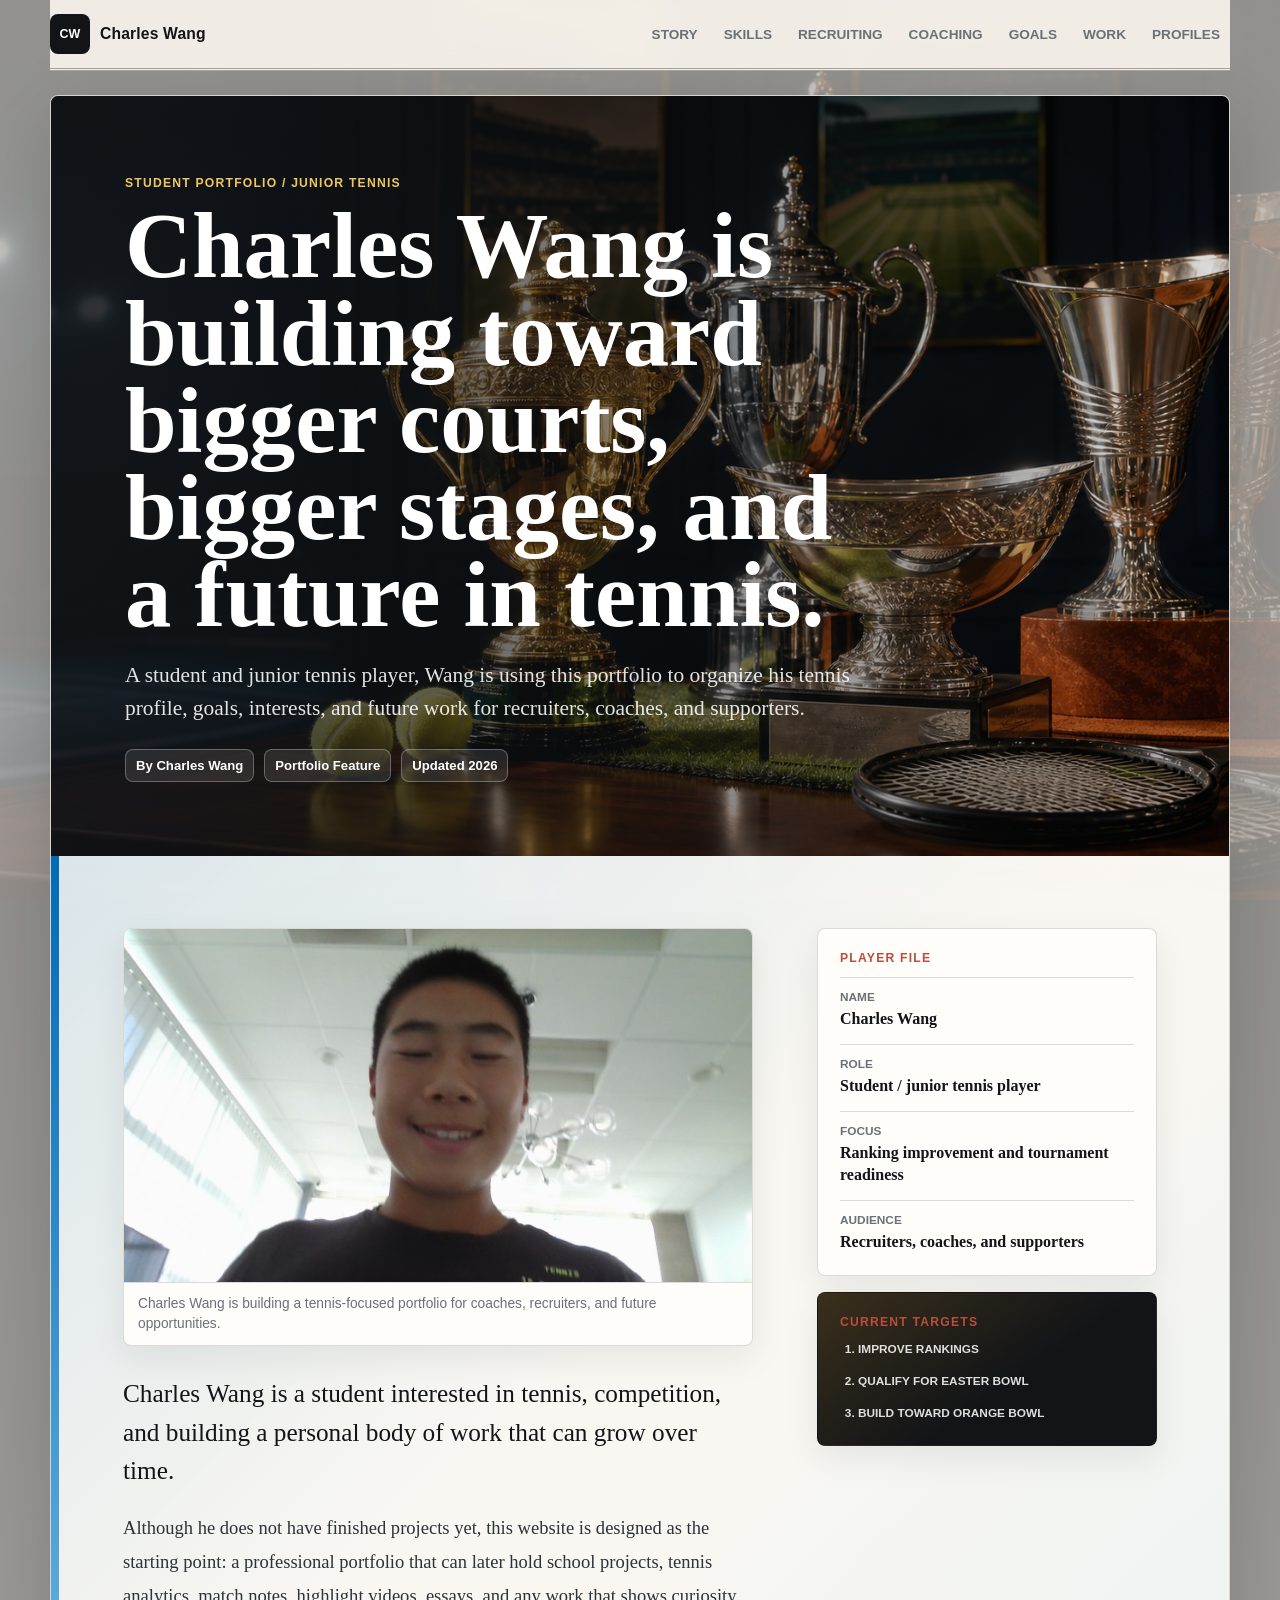
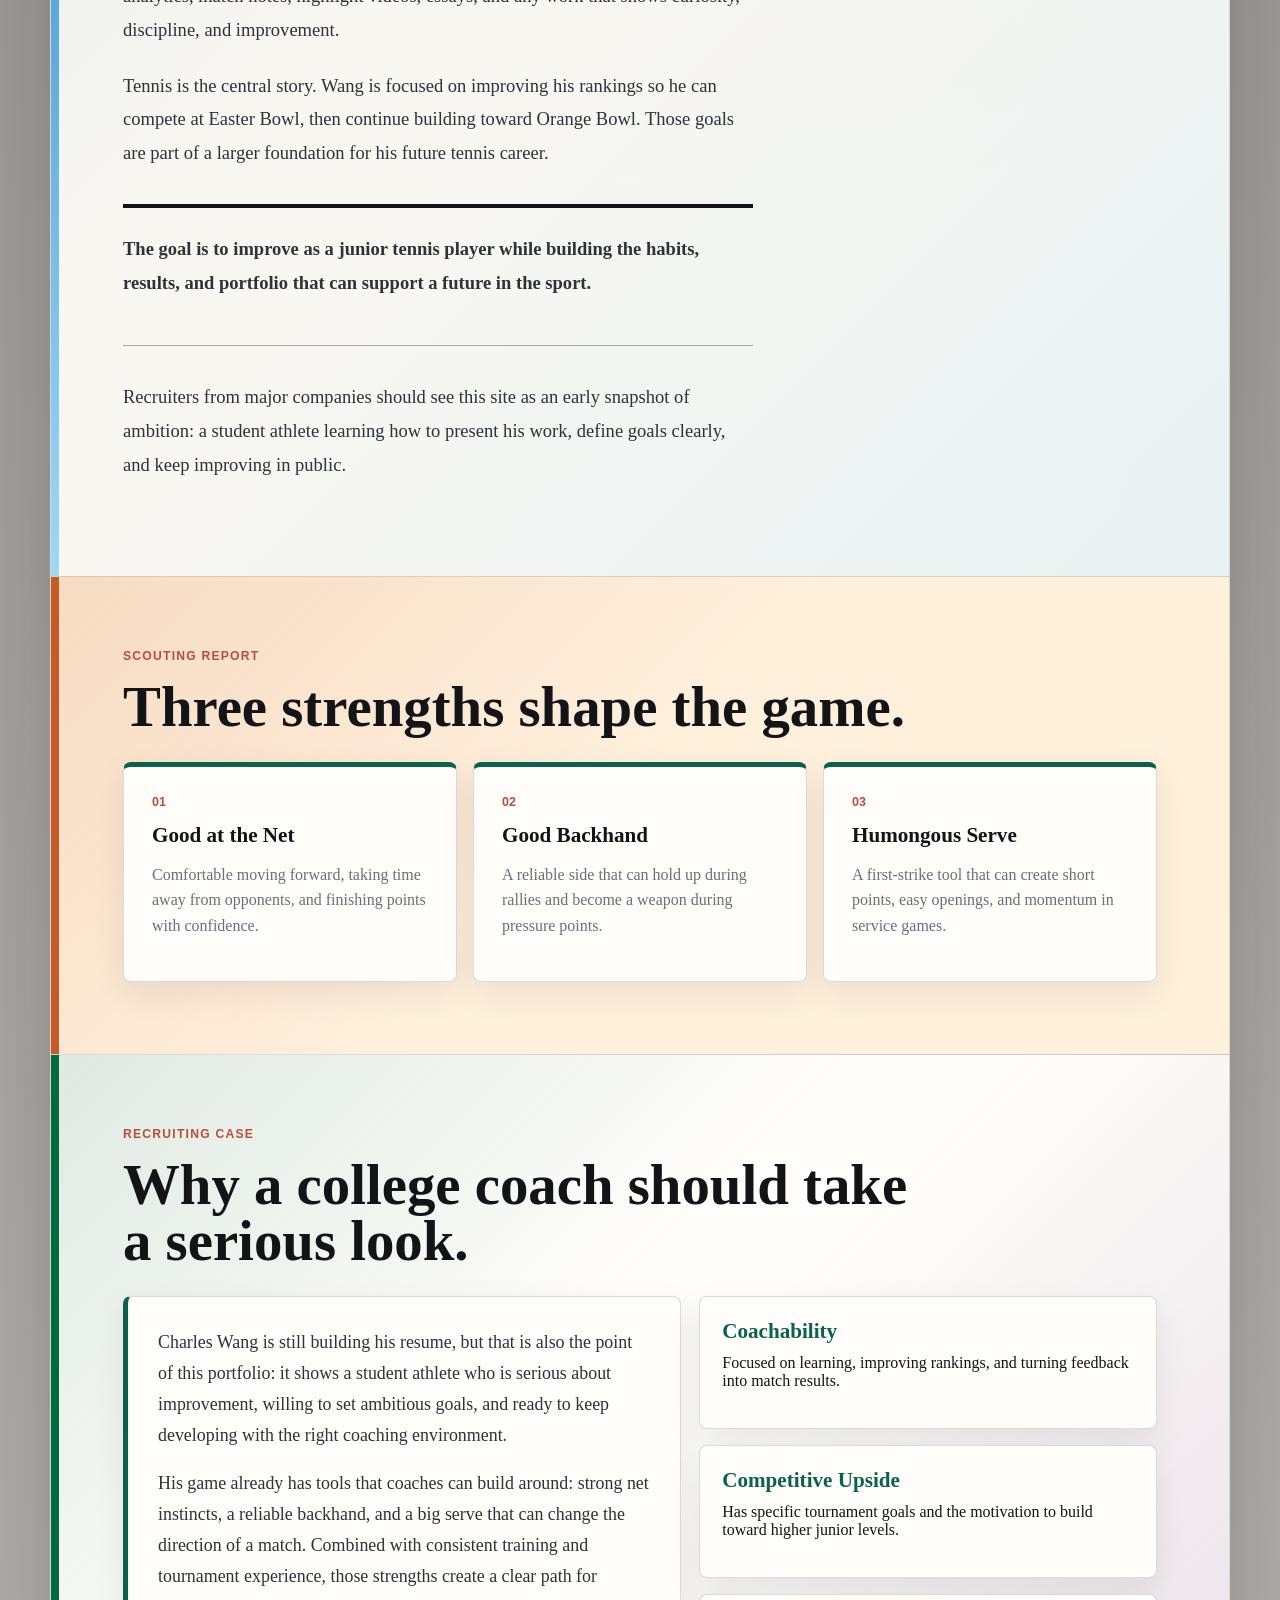
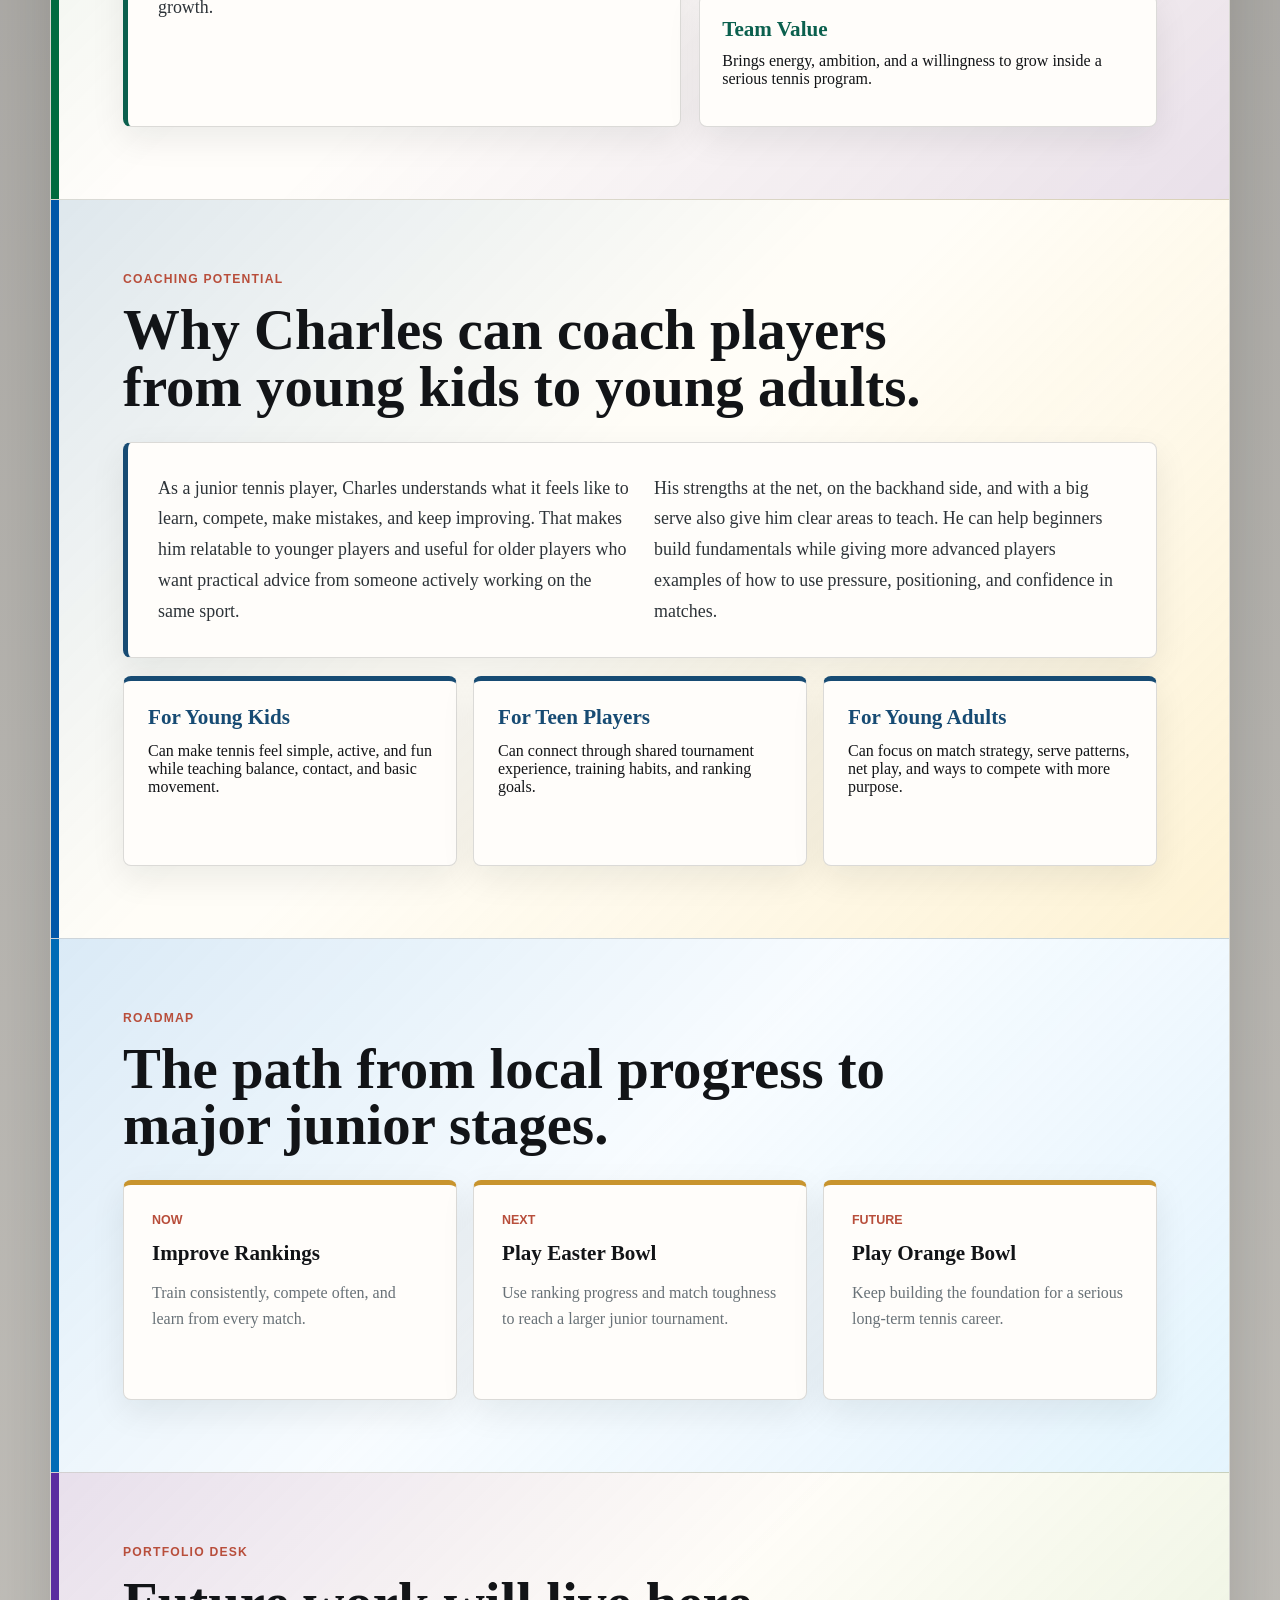
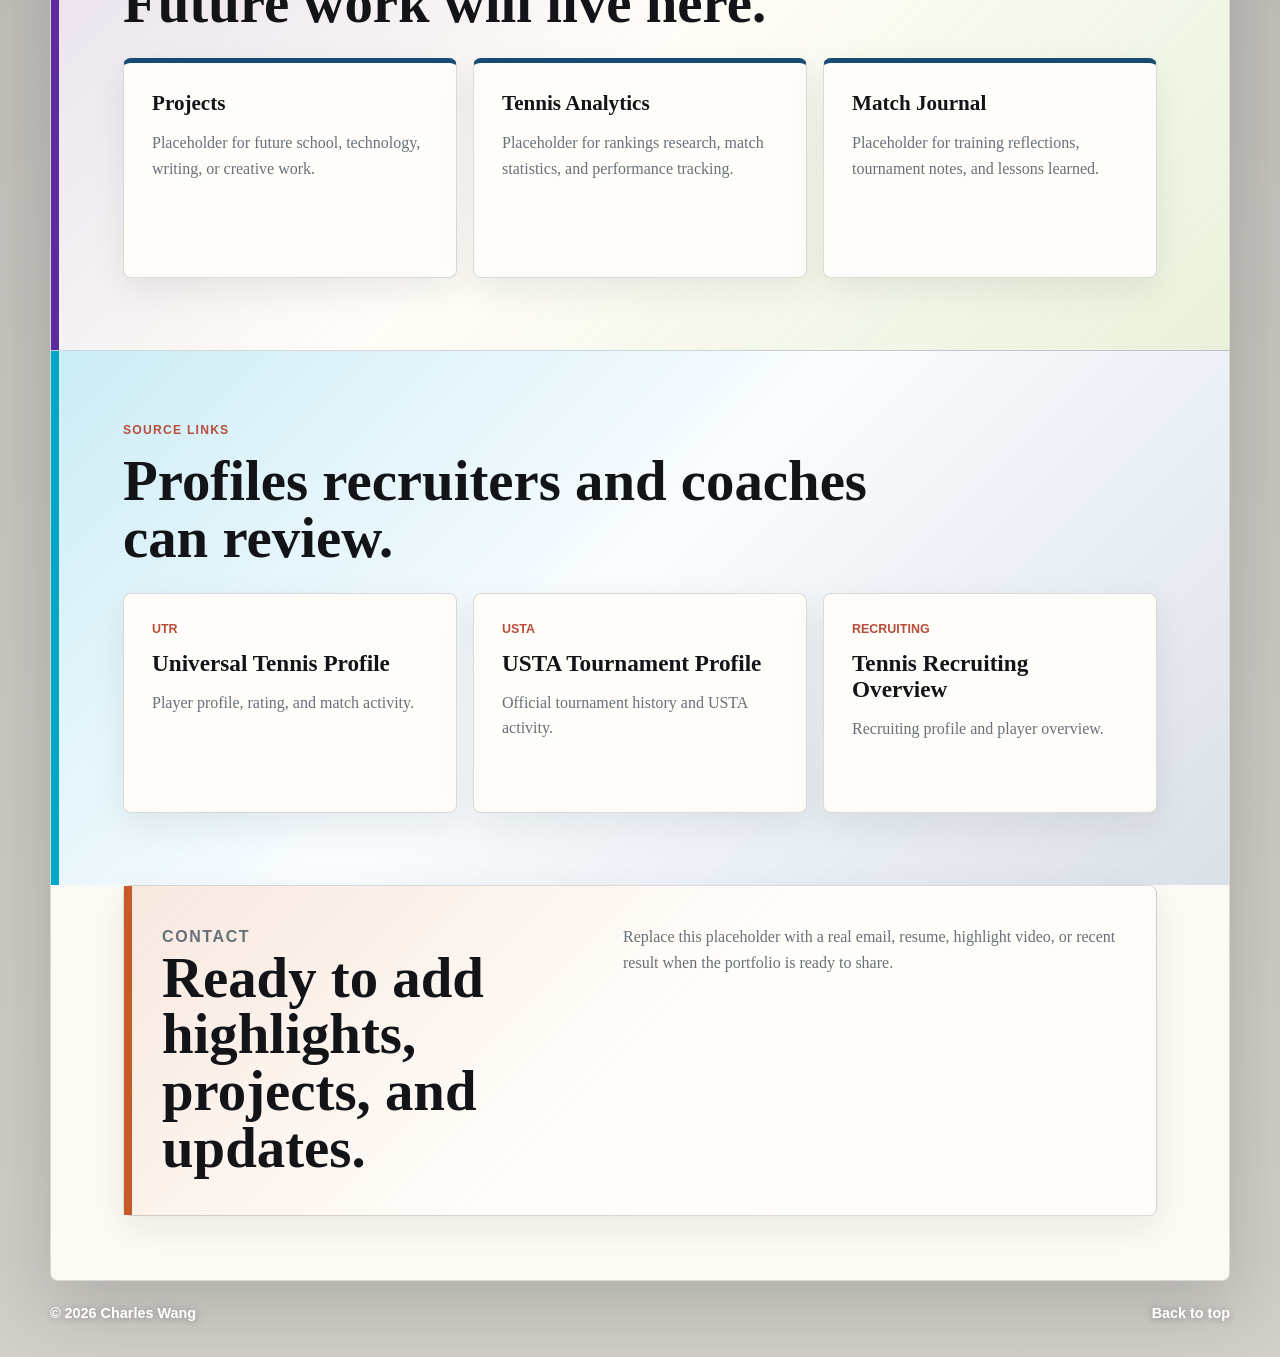
<file: index.html>
<!doctype html>
<html lang="en">
  <head>
    <meta charset="utf-8">
    <meta name="viewport" content="width=device-width, initial-scale=1">
    <meta
      name="description"
      content="Charles Wang's portfolio, written in a news article format, highlighting tennis goals, skills, rankings, and future work."
    >
    <title>Charles Wang | Tennis Portfolio</title>
    <link rel="stylesheet" href="style.css">
  </head>
  <body>
    <header class="site-header">
      <a class="nameplate" href="#top" aria-label="Charles Wang homepage">
        <span>CW</span>
        <strong>Charles Wang</strong>
      </a>
      <nav aria-label="Page navigation">
        <a href="#story">Story</a>
        <a href="#skills">Skills</a>
        <a href="#recruiting">Recruiting</a>
        <a href="#coaching">Coaching</a>
        <a href="#goals">Goals</a>
        <a href="#work">Work</a>
        <a href="#profiles">Profiles</a>
      </nav>
    </header>

    <main id="top">
      <article class="newspaper">
        <section class="hero">
          <div class="hero-overlay">
            <p class="kicker">Student Portfolio / Junior Tennis</p>
            <h1>Charles Wang is building toward bigger courts, bigger stages, and a future in tennis.</h1>
            <p class="standfirst">
              A student and junior tennis player, Wang is using this portfolio
              to organize his tennis profile, goals, interests, and future work
              for recruiters, coaches, and supporters.
            </p>
            <div class="article-meta" aria-label="Article details">
              <span>By Charles Wang</span>
              <span>Portfolio Feature</span>
              <span>Updated 2026</span>
            </div>
          </div>
        </section>

        <section class="story-layout" id="story">
          <div class="article-body">
            <figure class="profile-photo">
              <img src="assets/charles-wang-profile.jpg" alt="Charles Wang smiling for a portfolio portrait.">
              <figcaption>
                Charles Wang is building a tennis-focused portfolio for coaches,
                recruiters, and future opportunities.
              </figcaption>
            </figure>

            <p class="lead">
              Charles Wang is a student interested in tennis, competition, and
              building a personal body of work that can grow over time.
            </p>
            <p>
              Although he does not have finished projects yet, this website is
              designed as the starting point: a professional portfolio that can
              later hold school projects, tennis analytics, match notes,
              highlight videos, essays, and any work that shows curiosity,
              discipline, and improvement.
            </p>
            <p>
              Tennis is the central story. Wang is focused on improving his
              rankings so he can compete at Easter Bowl, then continue building
              toward Orange Bowl. Those goals are part of a larger foundation
              for his future tennis career.
            </p>
            <blockquote>
              <p>
                The goal is to improve as a junior tennis player while building
                the habits, results, and portfolio that can support a future in
                the sport.
              </p>
            </blockquote>
            <p>
              Recruiters from major companies should see this site as an early
              snapshot of ambition: a student athlete learning how to present
              his work, define goals clearly, and keep improving in public.
            </p>
          </div>

          <aside class="sidebar" aria-label="Quick facts">
            <div class="fact-card">
              <p class="card-label">Player File</p>
              <dl>
                <div>
                  <dt>Name</dt>
                  <dd>Charles Wang</dd>
                </div>
                <div>
                  <dt>Role</dt>
                  <dd>Student / junior tennis player</dd>
                </div>
                <div>
                  <dt>Focus</dt>
                  <dd>Ranking improvement and tournament readiness</dd>
                </div>
                <div>
                  <dt>Audience</dt>
                  <dd>Recruiters, coaches, and supporters</dd>
                </div>
              </dl>
            </div>

            <div class="fact-card dark">
              <p class="card-label">Current Targets</p>
              <ol>
                <li>Improve rankings</li>
                <li>Qualify for Easter Bowl</li>
                <li>Build toward Orange Bowl</li>
              </ol>
            </div>
          </aside>
        </section>

        <section class="section" id="skills">
          <div class="section-heading">
            <p class="kicker">Scouting Report</p>
            <h2>Three strengths shape the game.</h2>
          </div>
          <div class="card-grid">
            <article>
              <span>01</span>
              <h3>Good at the Net</h3>
              <p>
                Comfortable moving forward, taking time away from opponents,
                and finishing points with confidence.
              </p>
            </article>
            <article>
              <span>02</span>
              <h3>Good Backhand</h3>
              <p>
                A reliable side that can hold up during rallies and become a
                weapon during pressure points.
              </p>
            </article>
            <article>
              <span>03</span>
              <h3>Humongous Serve</h3>
              <p>
                A first-strike tool that can create short points, easy openings,
                and momentum in service games.
              </p>
            </article>
          </div>
        </section>

        <section class="section recruiting" id="recruiting">
          <div class="section-heading">
            <p class="kicker">Recruiting Case</p>
            <h2>Why a college coach should take a serious look.</h2>
          </div>
          <div class="recruiting-layout">
            <div class="recruiting-story">
              <p>
                Charles Wang is still building his resume, but that is also
                the point of this portfolio: it shows a student athlete who is
                serious about improvement, willing to set ambitious goals, and
                ready to keep developing with the right coaching environment.
              </p>
              <p>
                His game already has tools that coaches can build around: strong
                net instincts, a reliable backhand, and a big serve that can
                change the direction of a match. Combined with consistent
                training and tournament experience, those strengths create a
                clear path for growth.
              </p>
            </div>
            <div class="recruiting-points" aria-label="Recruiting strengths">
              <article>
                <h3>Coachability</h3>
                <p>Focused on learning, improving rankings, and turning feedback into match results.</p>
              </article>
              <article>
                <h3>Competitive Upside</h3>
                <p>Has specific tournament goals and the motivation to build toward higher junior levels.</p>
              </article>
              <article>
                <h3>Team Value</h3>
                <p>Brings energy, ambition, and a willingness to grow inside a serious tennis program.</p>
              </article>
            </div>
          </div>
        </section>

        <section class="section coaching" id="coaching">
          <div class="section-heading">
            <p class="kicker">Coaching Potential</p>
            <h2>Why Charles can coach players from young kids to young adults.</h2>
          </div>
          <div class="coaching-layout">
            <article class="coach-feature">
              <p>
                As a junior tennis player, Charles understands what it feels
                like to learn, compete, make mistakes, and keep improving. That
                makes him relatable to younger players and useful for older
                players who want practical advice from someone actively working
                on the same sport.
              </p>
              <p>
                His strengths at the net, on the backhand side, and with a big
                serve also give him clear areas to teach. He can help beginners
                build fundamentals while giving more advanced players examples
                of how to use pressure, positioning, and confidence in matches.
              </p>
            </article>
            <div class="coach-grid">
              <article>
                <h3>For Young Kids</h3>
                <p>Can make tennis feel simple, active, and fun while teaching balance, contact, and basic movement.</p>
              </article>
              <article>
                <h3>For Teen Players</h3>
                <p>Can connect through shared tournament experience, training habits, and ranking goals.</p>
              </article>
              <article>
                <h3>For Young Adults</h3>
                <p>Can focus on match strategy, serve patterns, net play, and ways to compete with more purpose.</p>
              </article>
            </div>
          </div>
        </section>

        <section class="section goals" id="goals">
          <div class="section-heading">
            <p class="kicker">Roadmap</p>
            <h2>The path from local progress to major junior stages.</h2>
          </div>
          <div class="timeline">
            <article>
              <span>Now</span>
              <h3>Improve Rankings</h3>
              <p>Train consistently, compete often, and learn from every match.</p>
            </article>
            <article>
              <span>Next</span>
              <h3>Play Easter Bowl</h3>
              <p>Use ranking progress and match toughness to reach a larger junior tournament.</p>
            </article>
            <article>
              <span>Future</span>
              <h3>Play Orange Bowl</h3>
              <p>Keep building the foundation for a serious long-term tennis career.</p>
            </article>
          </div>
        </section>

        <section class="section work" id="work">
          <div class="section-heading">
            <p class="kicker">Portfolio Desk</p>
            <h2>Future work will live here.</h2>
          </div>
          <div class="work-grid">
            <article>
              <h3>Projects</h3>
              <p>Placeholder for future school, technology, writing, or creative work.</p>
            </article>
            <article>
              <h3>Tennis Analytics</h3>
              <p>Placeholder for rankings research, match statistics, and performance tracking.</p>
            </article>
            <article>
              <h3>Match Journal</h3>
              <p>Placeholder for training reflections, tournament notes, and lessons learned.</p>
            </article>
          </div>
        </section>

        <section class="section" id="profiles">
          <div class="section-heading">
            <p class="kicker">Source Links</p>
            <h2>Profiles recruiters and coaches can review.</h2>
          </div>
          <div class="profile-grid">
            <a href="https://app.utrsports.net/profiles/3396908" target="_blank" rel="noreferrer">
              <span>UTR</span>
              <strong>Universal Tennis Profile</strong>
              <p>Player profile, rating, and match activity.</p>
            </a>
            <a href="https://www.usta.com/en/home/play/player-search/profile.html#uaid=2018774087&tab=tournaments" target="_blank" rel="noreferrer">
              <span>USTA</span>
              <strong>USTA Tournament Profile</strong>
              <p>Official tournament history and USTA activity.</p>
            </a>
            <a href="https://www.tennisrecruiting.net/player/overview.asp?id=1070127" target="_blank" rel="noreferrer">
              <span>Recruiting</span>
              <strong>Tennis Recruiting Overview</strong>
              <p>Recruiting profile and player overview.</p>
            </a>
          </div>
        </section>

        <section class="contact-strip" aria-label="Contact placeholder">
          <div>
            <p class="kicker">Contact</p>
            <h2>Ready to add highlights, projects, and updates.</h2>
          </div>
          <p>
            Replace this placeholder with a real email, resume, highlight video,
            or recent result when the portfolio is ready to share.
          </p>
        </section>
      </article>
    </main>

    <footer class="site-footer">
      <span>&copy; 2026 Charles Wang</span>
      <a href="#top">Back to top</a>
    </footer>
  </body>
</html>
</file>
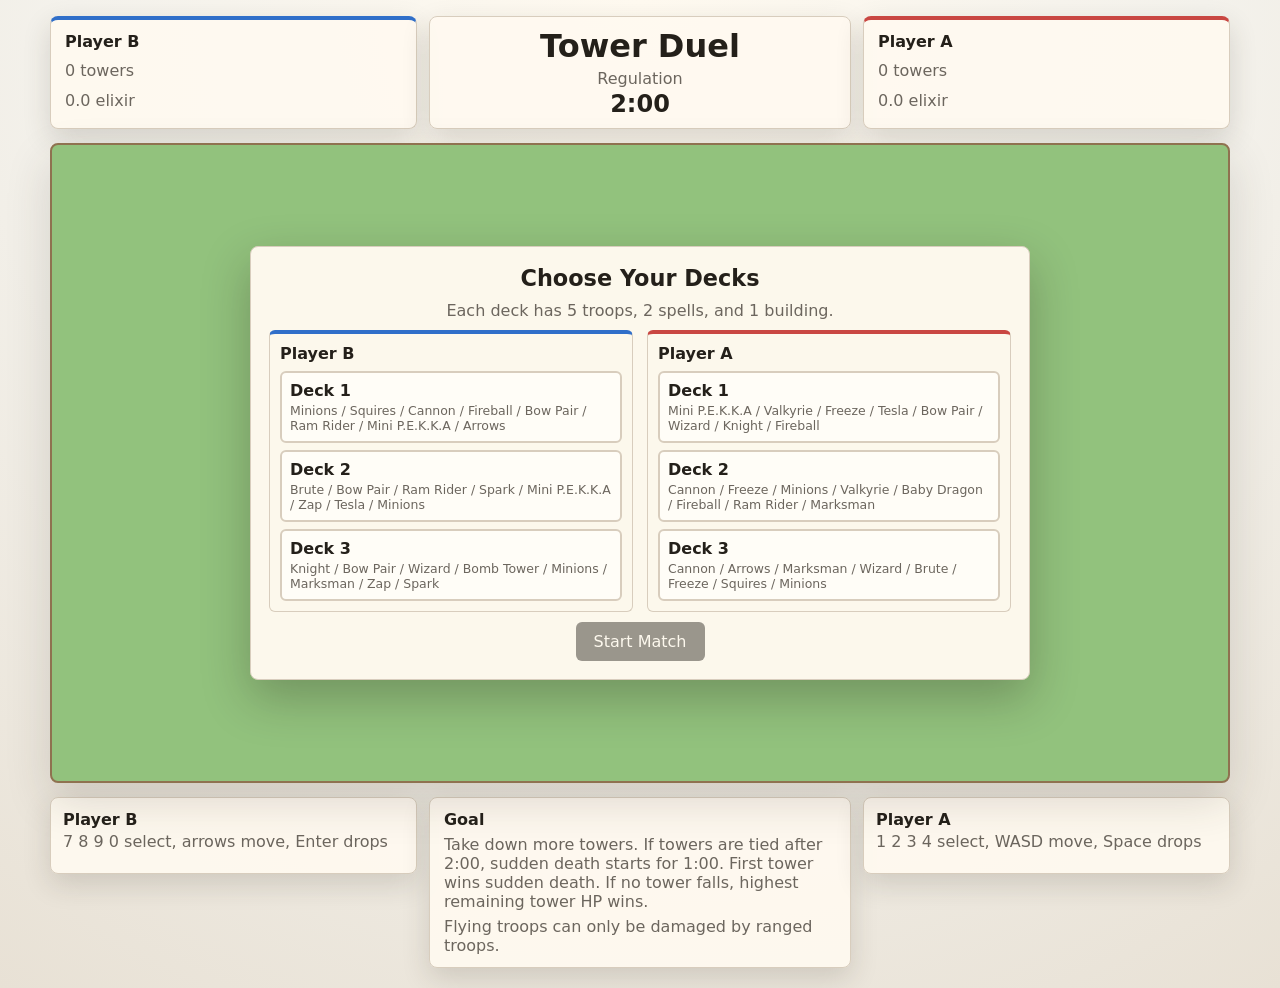
<file: tower-duel/index.html>
<!doctype html>
<html lang="en">
<head>
  <meta charset="utf-8">
  <meta name="viewport" content="width=device-width, initial-scale=1">
  <title>Tower Duel</title>
  <link rel="stylesheet" href="style.css">
</head>
<body>
  <main class="game-shell">
    <section class="topbar" aria-label="Match status">
      <div class="player-panel blue">
        <span class="name">Player B</span>
        <span id="blueCrowns" class="crowns">0 towers</span>
        <span id="blueElixir" class="elixir">0.0 elixir</span>
      </div>

      <div class="match-panel">
        <h1>Tower Duel</h1>
        <p id="phaseText">Regulation</p>
        <strong id="timer">2:00</strong>
      </div>

      <div class="player-panel red">
        <span class="name">Player A</span>
        <span id="redCrowns" class="crowns">0 towers</span>
        <span id="redElixir" class="elixir">0.0 elixir</span>
      </div>
    </section>

    <section class="arena-wrap" aria-label="Playable arena">
      <canvas id="arena" width="960" height="640"></canvas>
      <div id="message" class="message hidden" role="status" aria-live="polite">
        <strong id="messageTitle">Game Over</strong>
        <span id="messageBody"></span>
        <button id="restartButton" type="button">Restart Match</button>
      </div>
      <div id="deckPicker" class="deck-picker" aria-label="Choose match decks">
        <strong>Choose Your Decks</strong>
        <span>Each deck has 5 troops, 2 spells, and 1 building.</span>
        <div class="deck-columns">
          <section class="deck-column blue">
            <h2>Player B</h2>
            <div id="blueDeckChoices" class="deck-choices"></div>
          </section>
          <section class="deck-column red">
            <h2>Player A</h2>
            <div id="redDeckChoices" class="deck-choices"></div>
          </section>
        </div>
        <button id="startMatchButton" type="button" disabled>Start Match</button>
      </div>
    </section>

    <section class="hud" aria-label="Controls and cards">
      <div class="hand blue-hand">
        <div class="hand-title">
          <strong>Player B</strong>
          <span>7 8 9 0 select, arrows move, Enter drops</span>
        </div>
        <div id="blueHand" class="cards"></div>
      </div>

      <div class="instructions">
        <strong>Goal</strong>
        <span>Take down more towers. If towers are tied after 2:00, sudden death starts for 1:00. First tower wins sudden death. If no tower falls, highest remaining tower HP wins.</span>
        <span>Flying troops can only be damaged by ranged troops.</span>
      </div>

      <div class="hand red-hand">
        <div class="hand-title">
          <strong>Player A</strong>
          <span>1 2 3 4 select, WASD move, Space drops</span>
        </div>
        <div id="redHand" class="cards"></div>
      </div>
    </section>
  </main>

  <script src="game.js"></script>
</body>
</html>
</file>
<file: style.css>
:root {
  color-scheme: light;
  --ink: #121417;
  --body: #2d3338;
  --muted: #687177;
  --paper: #fbf7ef;
  --sheet: rgba(255, 253, 248, 0.94);
  --card: #fffdfa;
  --line: rgba(18, 20, 23, 0.15);
  --heavy-line: rgba(18, 20, 23, 0.34);
  --green: #0b604e;
  --red: #b84e3b;
  --gold: #c8942e;
  --blue: #174b73;
  --aus-blue: #006bb6;
  --aus-sky: #9ed8f7;
  --rg-clay: #c75b28;
  --rg-cream: #fff0dc;
  --wimbledon-green: #006b3f;
  --wimbledon-purple: #4b116f;
  --us-open-blue: #0057a8;
  --us-open-yellow: #f7c948;
  --indian-wells-purple: #5a2ca0;
  --indian-wells-green: #75b843;
  --nitto-navy: #071b3a;
  --nitto-cyan: #00a8c8;
  --shadow: 0 22px 70px rgba(18, 20, 23, 0.18);
}

* {
  box-sizing: border-box;
}

html {
  scroll-behavior: smooth;
}

body {
  margin: 0;
  min-width: 320px;
  color: var(--ink);
  background:
    linear-gradient(rgba(18, 20, 23, 0.5), rgba(18, 20, 23, 0.18)),
    url("assets/hero-trophies.png") center top / cover fixed,
    var(--paper);
  font-family: Georgia, "Times New Roman", serif;
}

body::before {
  content: "";
  position: fixed;
  inset: 0;
  z-index: -1;
  background: rgba(251, 247, 239, 0.56);
}

img {
  display: block;
  max-width: 100%;
}

a {
  color: inherit;
}

p,
h1,
h2,
h3,
strong,
dd {
  overflow-wrap: anywhere;
}

.site-header,
main,
.site-footer {
  width: min(1180px, calc(100% - 32px));
  margin: 0 auto;
}

.site-header {
  position: sticky;
  top: 0;
  z-index: 10;
  display: grid;
  grid-template-columns: auto minmax(0, 1fr);
  gap: 18px;
  align-items: center;
  padding: 14px 0;
  border-bottom: 3px double var(--heavy-line);
  background: rgba(251, 247, 239, 0.9);
  backdrop-filter: blur(14px);
}

.nameplate {
  display: inline-flex;
  align-items: center;
  gap: 10px;
  font-family: Arial, Helvetica, sans-serif;
  font-size: 0.98rem;
  font-weight: 900;
  letter-spacing: 0.01em;
  text-decoration: none;
}

.nameplate span {
  width: 40px;
  height: 40px;
  display: grid;
  place-items: center;
  border-radius: 8px;
  color: #fff;
  background: var(--ink);
  font-size: 0.78rem;
}

nav {
  display: flex;
  flex-wrap: wrap;
  justify-content: flex-end;
  gap: 6px;
  font-family: Arial, Helvetica, sans-serif;
  font-size: 0.85rem;
  font-weight: 800;
  text-transform: uppercase;
}

nav a {
  border-radius: 8px;
  padding: 8px 10px;
  color: var(--muted);
  text-decoration: none;
}

nav a:hover,
nav a:focus-visible {
  color: var(--green);
  background: rgba(11, 96, 78, 0.1);
}

.newspaper {
  margin: 24px 0;
  overflow: hidden;
  border: 1px solid var(--line);
  border-radius: 8px;
  background: var(--sheet);
  box-shadow: var(--shadow);
}

.hero {
  min-height: min(760px, calc(100vh - 110px));
  display: grid;
  align-items: end;
  background:
    linear-gradient(90deg, rgba(18, 20, 23, 0.88), rgba(18, 20, 23, 0.42) 62%, rgba(18, 20, 23, 0.12)),
    url("assets/hero-trophies.png") center / cover;
}

.hero-overlay {
  width: min(920px, 100%);
  padding: clamp(30px, 7vw, 74px);
  color: #fff;
}

.kicker,
.card-label {
  margin: 0 0 12px;
  color: var(--red);
  font-family: Arial, Helvetica, sans-serif;
  font-size: 0.76rem;
  font-weight: 900;
  letter-spacing: 0.1em;
  text-transform: uppercase;
}

.hero .kicker {
  color: #f0c75b;
}

h1,
h2,
h3,
p {
  margin-top: 0;
}

h1 {
  max-width: 980px;
  margin-bottom: 20px;
  font-size: 5.8rem;
  line-height: 0.94;
  letter-spacing: 0;
}

.standfirst {
  max-width: 780px;
  margin-bottom: 24px;
  color: rgba(255, 255, 255, 0.88);
  font-size: 1.34rem;
  line-height: 1.55;
}

.article-meta {
  display: flex;
  flex-wrap: wrap;
  gap: 10px;
  font-family: Arial, Helvetica, sans-serif;
  font-size: 0.82rem;
  font-weight: 800;
}

.article-meta span {
  border: 1px solid rgba(255, 255, 255, 0.28);
  border-radius: 8px;
  padding: 8px 10px;
  background: rgba(255, 255, 255, 0.1);
}

.story-layout {
  display: grid;
  grid-template-columns: minmax(0, 1fr) 340px;
  gap: 64px;
  padding: 72px;
}

.article-body {
  max-width: 760px;
}

.profile-photo {
  margin: 0 0 28px;
  overflow: hidden;
  border: 1px solid var(--line);
  border-radius: 8px;
  background: var(--card);
  box-shadow: 0 12px 34px rgba(18, 20, 23, 0.08);
}

.profile-photo img {
  width: 100%;
  aspect-ratio: 16 / 9;
  object-fit: cover;
  object-position: 50% 42%;
}

.profile-photo figcaption {
  border-top: 1px solid var(--line);
  padding: 11px 14px;
  color: var(--muted);
  font-family: Arial, Helvetica, sans-serif;
  font-size: 0.86rem;
  line-height: 1.45;
}

.article-body p {
  margin-bottom: 22px;
  color: var(--body);
  font-size: 1.16rem;
  line-height: 1.82;
}

.article-body .lead {
  color: var(--ink);
  font-size: 1.58rem;
  line-height: 1.52;
}

blockquote {
  margin: 34px 0;
  border-top: 4px solid var(--ink);
  border-bottom: 1px solid var(--heavy-line);
  padding: 24px 0;
}

blockquote p {
  margin: 0;
  color: var(--green);
  font-size: 2.28rem;
  font-weight: 700;
  line-height: 1.16;
}

.sidebar {
  display: grid;
  align-content: start;
  gap: 16px;
}

.fact-card,
.card-grid article,
.recruiting-story,
.recruiting-points article,
.coach-feature,
.coach-grid article,
.timeline article,
.work-grid article,
.profile-grid a,
.contact-strip {
  border: 1px solid var(--line);
  border-radius: 8px;
  background: var(--card);
  box-shadow: 0 12px 34px rgba(18, 20, 23, 0.08);
}

.fact-card {
  padding: 22px;
}

.fact-card.dark {
  color: #fff;
  background:
    linear-gradient(145deg, rgba(200, 148, 46, 0.22), transparent 58%),
    var(--ink);
}

.fact-card dl,
.fact-card ol {
  display: grid;
  gap: 14px;
  margin: 0;
  padding: 0;
}

.fact-card dl div {
  display: grid;
  gap: 4px;
  border-top: 1px solid var(--line);
  padding-top: 12px;
}

.fact-card dt,
.fact-card li {
  color: var(--muted);
  font-family: Arial, Helvetica, sans-serif;
  font-size: 0.74rem;
  font-weight: 900;
  text-transform: uppercase;
}

.fact-card dd {
  margin: 0;
  font-weight: 700;
  line-height: 1.38;
}

.fact-card.dark li {
  margin-left: 18px;
  color: rgba(255, 255, 255, 0.86);
  line-height: 1.5;
}

.section {
  padding: 72px;
  border-top: 1px solid var(--line);
}

.section,
.story-layout,
.contact-strip {
  position: relative;
}

.story-layout {
  background:
    linear-gradient(135deg, rgba(0, 107, 182, 0.12), transparent 42%),
    linear-gradient(315deg, rgba(158, 216, 247, 0.2), transparent 50%);
}

.section::before,
.story-layout::before,
.contact-strip::before {
  content: "";
  position: absolute;
  inset: 0 auto 0 0;
  width: 8px;
  background: var(--section-accent, var(--green));
}

.story-layout::before {
  background: linear-gradient(var(--aus-blue), var(--aus-sky));
}

#skills {
  --section-accent: var(--rg-clay);
  background:
    linear-gradient(135deg, rgba(199, 91, 40, 0.14), transparent 48%),
    var(--rg-cream);
}

#recruiting {
  --section-accent: var(--wimbledon-green);
  background:
    linear-gradient(135deg, rgba(0, 107, 63, 0.13), transparent 42%),
    linear-gradient(315deg, rgba(75, 17, 111, 0.12), transparent 50%),
    #fffdfa;
}

#coaching {
  --section-accent: var(--us-open-blue);
  background:
    linear-gradient(135deg, rgba(0, 87, 168, 0.13), transparent 42%),
    linear-gradient(315deg, rgba(247, 201, 72, 0.2), transparent 52%),
    #fffdf7;
}

#goals {
  --section-accent: var(--aus-blue);
  background:
    linear-gradient(135deg, rgba(0, 107, 182, 0.12), transparent 48%),
    linear-gradient(315deg, rgba(158, 216, 247, 0.22), transparent 54%),
    #f8fcff;
}

#work {
  --section-accent: var(--indian-wells-purple);
  background:
    linear-gradient(135deg, rgba(90, 44, 160, 0.14), transparent 48%),
    linear-gradient(315deg, rgba(117, 184, 67, 0.16), transparent 54%),
    #fffdf8;
}

#profiles {
  --section-accent: var(--nitto-cyan);
  background:
    linear-gradient(135deg, rgba(0, 168, 200, 0.18), transparent 45%),
    linear-gradient(315deg, rgba(7, 27, 58, 0.12), transparent 52%),
    #f8fcff;
}

.contact-strip {
  --section-accent: var(--rg-clay);
  background:
    linear-gradient(135deg, rgba(199, 91, 40, 0.13), transparent 50%),
    var(--card);
}

.section-heading {
  display: grid;
  gap: 4px;
  margin-bottom: 26px;
}

h2 {
  max-width: 820px;
  margin-bottom: 0;
  font-size: 3.55rem;
  line-height: 1;
  letter-spacing: 0;
}

h3 {
  margin-bottom: 0;
  font-size: 1.32rem;
  line-height: 1.18;
}

.card-grid,
.timeline,
.work-grid,
.profile-grid {
  display: grid;
  grid-template-columns: repeat(3, minmax(0, 1fr));
  gap: 16px;
}

.recruiting-layout {
  display: grid;
  grid-template-columns: minmax(0, 1fr) minmax(280px, 0.82fr);
  gap: 18px;
}

.recruiting-story {
  display: grid;
  align-content: start;
  gap: 18px;
  padding: 30px;
  border-left: 5px solid var(--green);
}

.recruiting-story p {
  margin-bottom: 0;
  color: var(--body);
  font-size: 1.12rem;
  line-height: 1.72;
}

.recruiting-points {
  display: grid;
  gap: 16px;
}

.recruiting-points article {
  display: grid;
  gap: 10px;
  padding: 22px;
}

.recruiting-points h3 {
  color: var(--green);
}

.coaching-layout {
  display: grid;
  gap: 18px;
}

.coach-feature {
  display: grid;
  grid-template-columns: repeat(2, minmax(0, 1fr));
  gap: 24px;
  padding: 30px;
  border-left: 5px solid var(--blue);
}

.coach-feature p {
  margin-bottom: 0;
  color: var(--body);
  font-size: 1.12rem;
  line-height: 1.72;
}

.coach-grid {
  display: grid;
  grid-template-columns: repeat(3, minmax(0, 1fr));
  gap: 16px;
}

.coach-grid article {
  min-height: 190px;
  display: grid;
  align-content: start;
  gap: 12px;
  padding: 24px;
  border-top: 5px solid var(--blue);
}

.coach-grid h3 {
  color: var(--blue);
}

.card-grid article,
.timeline article,
.work-grid article,
.profile-grid a {
  min-height: 220px;
  display: grid;
  align-content: start;
  gap: 14px;
  padding: 28px;
}

.card-grid article {
  border-top: 5px solid var(--green);
}

.timeline article {
  border-top: 5px solid var(--gold);
}

.work-grid article {
  border-top: 5px solid var(--blue);
}

.card-grid span,
.timeline span,
.profile-grid span {
  color: var(--red);
  font-family: Arial, Helvetica, sans-serif;
  font-size: 0.78rem;
  font-weight: 900;
  text-transform: uppercase;
}

.card-grid p,
.timeline p,
.work-grid p,
.profile-grid p,
.contact-strip p {
  margin-bottom: 0;
  color: var(--muted);
  font-size: 1rem;
  line-height: 1.62;
}

.profile-grid a {
  color: inherit;
  text-decoration: none;
}

.profile-grid a:hover,
.profile-grid a:focus-visible {
  border-color: rgba(11, 96, 78, 0.42);
  transform: translateY(-2px);
}

.profile-grid strong {
  font-size: 1.45rem;
  line-height: 1.12;
}

.contact-strip {
  display: grid;
  grid-template-columns: minmax(240px, 0.9fr) minmax(0, 1.1fr);
  gap: 56px;
  margin: 0 72px 64px;
  padding: 38px;
}

.site-footer {
  display: flex;
  align-items: center;
  justify-content: space-between;
  gap: 20px;
  padding: 0 0 36px;
  color: #fff;
  font-family: Arial, Helvetica, sans-serif;
  font-size: 0.9rem;
  font-weight: 800;
  text-shadow: 0 1px 8px rgba(0, 0, 0, 0.36);
}

.site-footer a {
  text-decoration: none;
}

@media (max-width: 1100px) {
  h1 {
    font-size: 4.75rem;
  }

  h2 {
    font-size: 3rem;
  }

  .story-layout,
  .section {
    padding: 52px;
  }

  .story-layout {
    gap: 42px;
    grid-template-columns: minmax(0, 1fr) 300px;
  }

  .card-grid,
  .recruiting-layout,
  .coach-feature,
  .coach-grid,
  .timeline,
  .work-grid,
  .profile-grid {
    grid-template-columns: repeat(2, minmax(0, 1fr));
  }

  .contact-strip {
    margin: 0 52px 52px;
    gap: 34px;
  }
}

@media (max-width: 920px) {
  body {
    background-attachment: scroll;
  }

  .site-header,
  .story-layout,
  .card-grid,
  .timeline,
  .work-grid,
  .profile-grid,
  .contact-strip {
    grid-template-columns: 1fr;
  }

  nav {
    justify-content: flex-start;
  }

  h1 {
    font-size: 4.1rem;
  }

  h2 {
    font-size: 2.55rem;
  }

  .hero {
    min-height: 660px;
  }

  .story-layout,
  .section {
    padding: 40px;
  }

  .sidebar {
    grid-template-columns: 1fr 1fr;
  }

  .contact-strip {
    margin: 0 40px 42px;
    padding: 32px;
  }
}

@media (max-width: 640px) {
  .site-header,
  main,
  .site-footer {
    width: min(100% - 24px, 1180px);
  }

  .site-header {
    gap: 12px;
    padding: 10px 0;
  }

  .nameplate {
    font-size: 0.92rem;
  }

  .nameplate span {
    width: 36px;
    height: 36px;
  }

  nav {
    gap: 4px;
    font-size: 0.74rem;
  }

  nav a {
    flex: 1 1 auto;
    padding: 8px 6px;
    text-align: center;
  }

  .newspaper {
    margin-top: 14px;
    border-radius: 0;
  }

  .hero {
    min-height: 560px;
    background:
      linear-gradient(0deg, rgba(18, 20, 23, 0.9), rgba(18, 20, 23, 0.24)),
      url("assets/hero-trophies.png") center / cover;
  }

  .hero-overlay,
  .story-layout,
  .section {
    padding: 22px;
  }

  .profile-photo img {
    aspect-ratio: 4 / 3;
  }

  h1 {
    font-size: 3rem;
    line-height: 1;
  }

  h2 {
    font-size: 2.05rem;
    line-height: 1.05;
  }

  h3 {
    font-size: 1.2rem;
  }

  .standfirst {
    font-size: 1.08rem;
    line-height: 1.48;
  }

  .article-body p {
    font-size: 1.04rem;
    line-height: 1.7;
  }

  .article-body .lead {
    font-size: 1.24rem;
  }

  blockquote {
    margin: 28px 0;
    padding: 20px 0;
  }

  blockquote p {
    font-size: 1.58rem;
  }

  .article-meta span {
    width: 100%;
  }

  .sidebar {
    grid-template-columns: 1fr;
  }

  .card-grid article,
  .recruiting-story,
  .recruiting-points article,
  .coach-feature,
  .coach-grid article,
  .timeline article,
  .work-grid article,
  .profile-grid a {
    min-height: auto;
    padding: 20px;
  }

  .contact-strip {
    margin: 0 22px 28px;
    padding: 22px;
  }

  .site-footer {
    align-items: flex-start;
    flex-direction: column;
  }
}

@media (max-width: 380px) {
  .site-header,
  main,
  .site-footer {
    width: 100%;
  }

  .site-header {
    padding: 10px 12px;
  }

  .newspaper {
    margin: 0;
    border-left: 0;
    border-right: 0;
  }

  h1 {
    font-size: 2.55rem;
  }

  h2 {
    font-size: 1.78rem;
  }

  .hero-overlay,
  .story-layout,
  .section,
  .contact-strip {
    padding: 18px;
  }

  .contact-strip {
    margin: 0 18px 22px;
  }
}
</file>
<file: tower-duel/style.css>
:root {
  color-scheme: light;
  --bg: #f4f2ec;
  --ink: #24201a;
  --muted: #6c665e;
  --panel: #fffaf0;
  --line: #d8cdbd;
  --river: #79b8d8;
  --grass: #92c27d;
  --lane: #caa875;
  --red: #c94742;
  --red-soft: #f7d9d6;
  --blue: #306fc9;
  --blue-soft: #d9e7fb;
  --gold: #d5962c;
  --shadow: rgba(50, 42, 30, 0.16);
}

* {
  box-sizing: border-box;
}

body {
  margin: 0;
  min-height: 100vh;
  background: radial-gradient(circle at top, #fffaf0 0, var(--bg) 48%, #e8e1d5 100%);
  color: var(--ink);
  font-family: Inter, Segoe UI, system-ui, -apple-system, sans-serif;
}

button {
  font: inherit;
}

.game-shell {
  width: min(1180px, calc(100vw - 24px));
  margin: 0 auto;
  padding: 16px 0 20px;
}

.topbar,
.hud {
  display: grid;
  grid-template-columns: minmax(220px, 1fr) minmax(250px, 1.15fr) minmax(220px, 1fr);
  gap: 12px;
  align-items: stretch;
}

.player-panel,
.match-panel,
.instructions,
.hand {
  border: 1px solid var(--line);
  background: color-mix(in srgb, var(--panel) 92%, transparent);
  box-shadow: 0 10px 28px var(--shadow);
  border-radius: 8px;
}

.player-panel {
  display: grid;
  gap: 4px;
  padding: 12px 14px;
}

.player-panel .name {
  font-weight: 700;
}

.crowns,
.elixir,
.match-panel p,
.hand-title span,
.instructions span {
  color: var(--muted);
}

.player-panel.blue {
  border-top: 4px solid var(--blue);
}

.player-panel.red {
  border-top: 4px solid var(--red);
}

.match-panel {
  text-align: center;
  padding: 10px 14px;
}

.match-panel h1 {
  margin: 0;
  font-size: clamp(1.5rem, 2.5vw, 2rem);
  letter-spacing: 0;
}

.match-panel p {
  margin: 4px 0 0;
}

#timer {
  display: block;
  font-size: 1.5rem;
  margin-top: 2px;
}

.arena-wrap {
  position: relative;
  margin: 14px 0;
}

#arena {
  display: block;
  width: 100%;
  aspect-ratio: 3 / 2;
  max-height: calc(100vh - 260px);
  min-height: 380px;
  border: 2px solid #8f7250;
  border-radius: 8px;
  background: var(--grass);
  box-shadow: 0 18px 46px var(--shadow);
}

.message {
  position: absolute;
  inset: 50% auto auto 50%;
  transform: translate(-50%, -50%);
  width: min(420px, calc(100% - 24px));
  display: grid;
  gap: 10px;
  justify-items: center;
  text-align: center;
  padding: 22px;
  border-radius: 8px;
  border: 1px solid var(--line);
  background: rgba(255, 250, 240, 0.96);
  box-shadow: 0 18px 48px rgba(30, 24, 18, 0.28);
}

.message.hidden {
  display: none;
}

.message strong {
  font-size: 1.7rem;
}

.message button {
  border: 0;
  border-radius: 6px;
  padding: 10px 16px;
  color: #fffaf0;
  background: var(--ink);
  cursor: pointer;
}

.deck-picker {
  position: absolute;
  inset: 50% auto auto 50%;
  transform: translate(-50%, -50%);
  width: min(780px, calc(100% - 24px));
  display: grid;
  gap: 10px;
  padding: 18px;
  border: 1px solid var(--line);
  border-radius: 8px;
  background: rgba(255, 250, 240, 0.97);
  box-shadow: 0 18px 48px rgba(30, 24, 18, 0.28);
  text-align: center;
}

.deck-picker.hidden {
  display: none;
}

.deck-picker > strong {
  font-size: 1.4rem;
}

.deck-picker > span {
  color: var(--muted);
}

.deck-columns {
  display: grid;
  grid-template-columns: repeat(2, minmax(0, 1fr));
  gap: 14px;
  text-align: left;
}

.deck-column {
  padding: 10px;
  border: 1px solid var(--line);
  border-radius: 6px;
}

.deck-column.blue {
  border-top: 4px solid var(--blue);
}

.deck-column.red {
  border-top: 4px solid var(--red);
}

.deck-column h2 {
  margin: 0 0 8px;
  font-size: 1rem;
}

.deck-choices {
  display: grid;
  gap: 7px;
}

.deck-choice {
  display: grid;
  gap: 3px;
  padding: 8px;
  border: 2px solid var(--line);
  border-radius: 6px;
  background: #fffdf7;
  color: var(--ink);
  cursor: pointer;
  text-align: left;
}

.deck-choice.selected {
  border-color: var(--gold);
  background: #fff7df;
}

.deck-choice span {
  color: var(--muted);
  font-size: 0.78rem;
}

#startMatchButton {
  justify-self: center;
  border: 0;
  border-radius: 6px;
  padding: 10px 18px;
  color: #fffaf0;
  background: var(--ink);
  cursor: pointer;
}

#startMatchButton:disabled {
  cursor: not-allowed;
  opacity: 0.45;
}

.hud {
  align-items: start;
}

.hand {
  padding: 12px;
}

.hand-title {
  display: grid;
  gap: 3px;
  margin-bottom: 10px;
}

.cards {
  display: grid;
  grid-template-columns: repeat(4, minmax(0, 1fr));
  gap: 8px;
}

.card {
  min-height: 116px;
  display: grid;
  grid-template-rows: auto 1fr auto;
  gap: 6px;
  align-items: center;
  padding: 9px;
  border: 2px solid var(--line);
  border-radius: 8px;
  background: #fffdf7;
  color: var(--ink);
}

.card.selected {
  border-color: var(--gold);
  box-shadow: inset 0 0 0 2px rgba(213, 150, 44, 0.28);
}

.card.disabled {
  opacity: 0.52;
}

.key {
  width: fit-content;
  min-width: 28px;
  padding: 2px 7px;
  border-radius: 5px;
  color: #fffaf0;
  background: var(--ink);
  font-weight: 700;
}

.card-name {
  font-weight: 700;
}

.card-meta {
  display: flex;
  justify-content: space-between;
  gap: 6px;
  color: var(--muted);
  font-size: 0.88rem;
}

.instructions {
  display: grid;
  gap: 6px;
  padding: 12px 14px;
  min-height: 100%;
}

@media (max-width: 860px) {
  .topbar,
  .hud {
    grid-template-columns: 1fr;
  }

  .match-panel {
    order: -1;
  }

  #arena {
    min-height: 320px;
    max-height: none;
  }
}

@media (max-width: 520px) {
  .cards {
    grid-template-columns: repeat(2, minmax(0, 1fr));
  }

  .card {
    min-height: 104px;
  }

  .deck-columns {
    grid-template-columns: 1fr;
  }

  .deck-picker {
    max-height: calc(100% - 16px);
    overflow-y: auto;
  }
}
</file>
